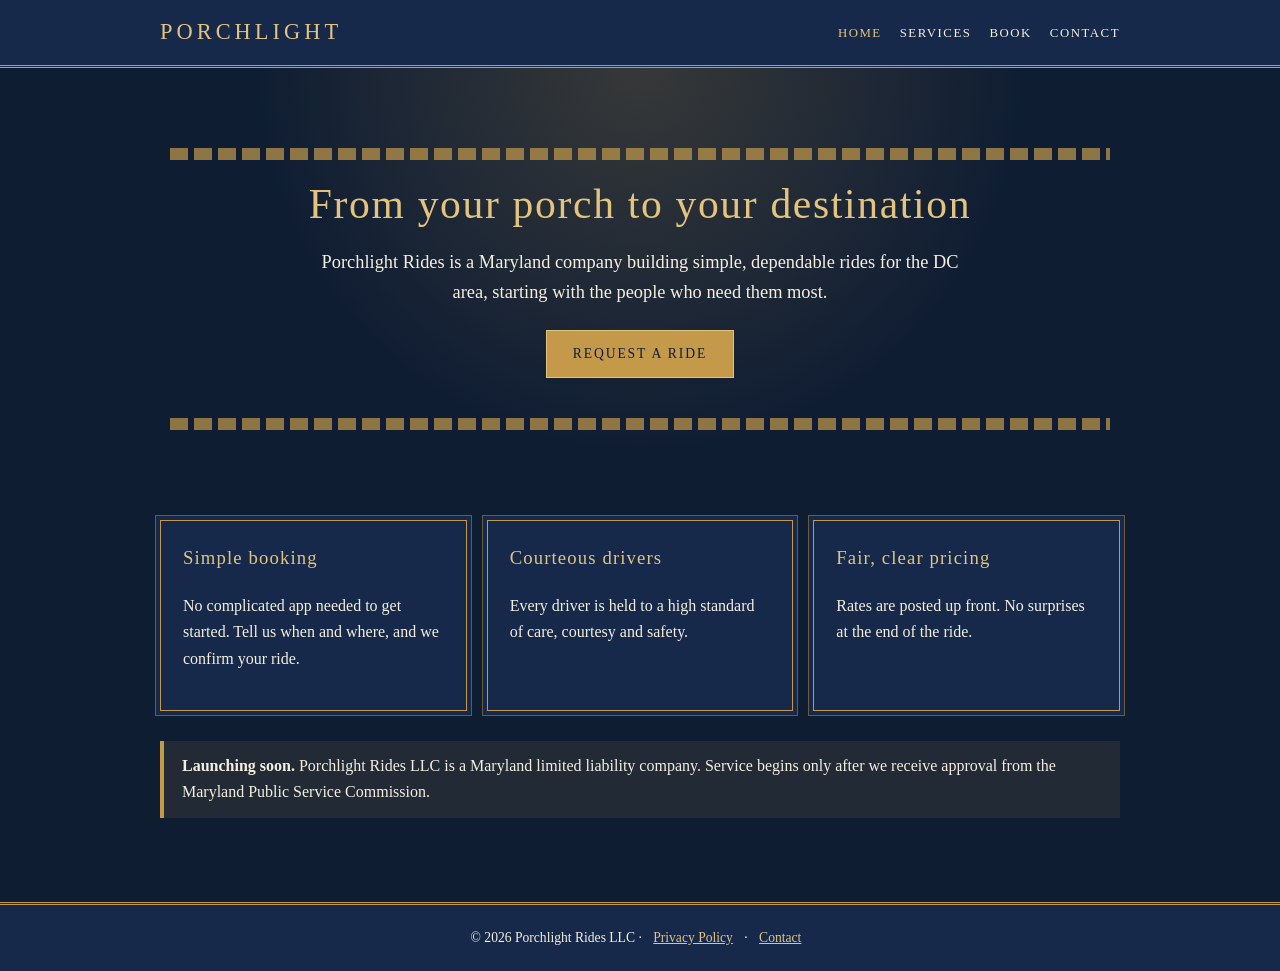
<file: index.html>
<!doctype html><html lang="en"><head><meta charset="utf-8"><meta name="viewport" content="width=device-width,initial-scale=1"><title>Porchlight Rides | From your porch to your destination</title><meta name="description" content="Porchlight Rides LLC: from your porch to your destination. A Maryland ride company launching soon."><link rel="stylesheet" href="style.css"></head><body>
<header><div class="bar"><a class="logo" href="index.html">Porchlight</a><nav><a href="index.html" class=on>Home</a><a href="services.html">Services</a><a href="book.html">Book</a><a href="contact.html">Contact</a></nav></div></header>
<main>
<section class="hero"><div class="rule"></div><h1>From your porch to your destination</h1>
<p>Porchlight Rides is a Maryland company building simple, dependable rides for the DC area, starting with the people who need them most.</p>
<a class="btn" href="book.html">Request a ride</a><div class="rule" style="margin-top:40px"></div></section>
<div class="grid">
<div class="card"><h3>Simple booking</h3><p>No complicated app needed to get started. Tell us when and where, and we confirm your ride.</p></div>
<div class="card"><h3>Courteous drivers</h3><p>Every driver is held to a high standard of care, courtesy and safety.</p></div>
<div class="card"><h3>Fair, clear pricing</h3><p>Rates are posted up front. No surprises at the end of the ride.</p></div></div>
<div class="notice"><strong>Launching soon.</strong> Porchlight Rides LLC is a Maryland limited liability company. Service begins only after we receive approval from the Maryland Public Service Commission.</div></main>
<footer>&copy; 2026 Porchlight Rides LLC &middot; <a href="privacy.html">Privacy Policy</a> &middot; <a href="contact.html">Contact</a></footer></body></html>
</file>
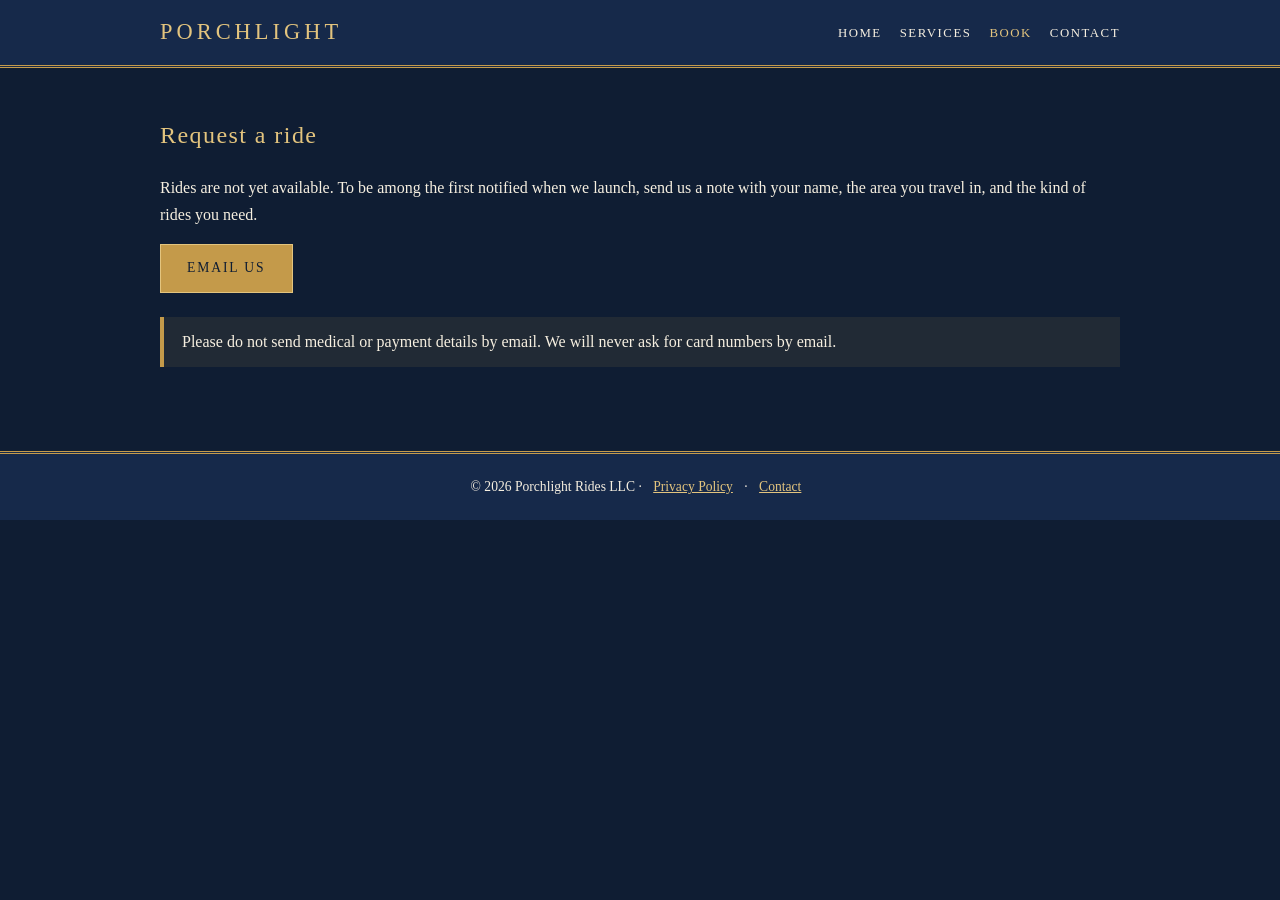
<file: book.html>
<!doctype html><html lang="en"><head><meta charset="utf-8"><meta name="viewport" content="width=device-width,initial-scale=1"><title>Request a Ride | Porchlight Rides</title><meta name="description" content="Porchlight Rides LLC: from your porch to your destination. A Maryland ride company launching soon."><link rel="stylesheet" href="style.css"></head><body>
<header><div class="bar"><a class="logo" href="index.html">Porchlight</a><nav><a href="index.html">Home</a><a href="services.html">Services</a><a href="book.html" class=on>Book</a><a href="contact.html">Contact</a></nav></div></header>
<main>
<h2>Request a ride</h2>
<p>Rides are not yet available. To be among the first notified when we launch, send us a note with your name, the area you travel in, and the kind of rides you need.</p>
<p><a class="btn" href="mailto:dakpi11@gmail.com?subject=Porchlight%20Rides%20launch%20notice">Email us</a></p>
<div class="notice">Please do not send medical or payment details by email. We will never ask for card numbers by email.</div></main>
<footer>&copy; 2026 Porchlight Rides LLC &middot; <a href="privacy.html">Privacy Policy</a> &middot; <a href="contact.html">Contact</a></footer></body></html>
</file>
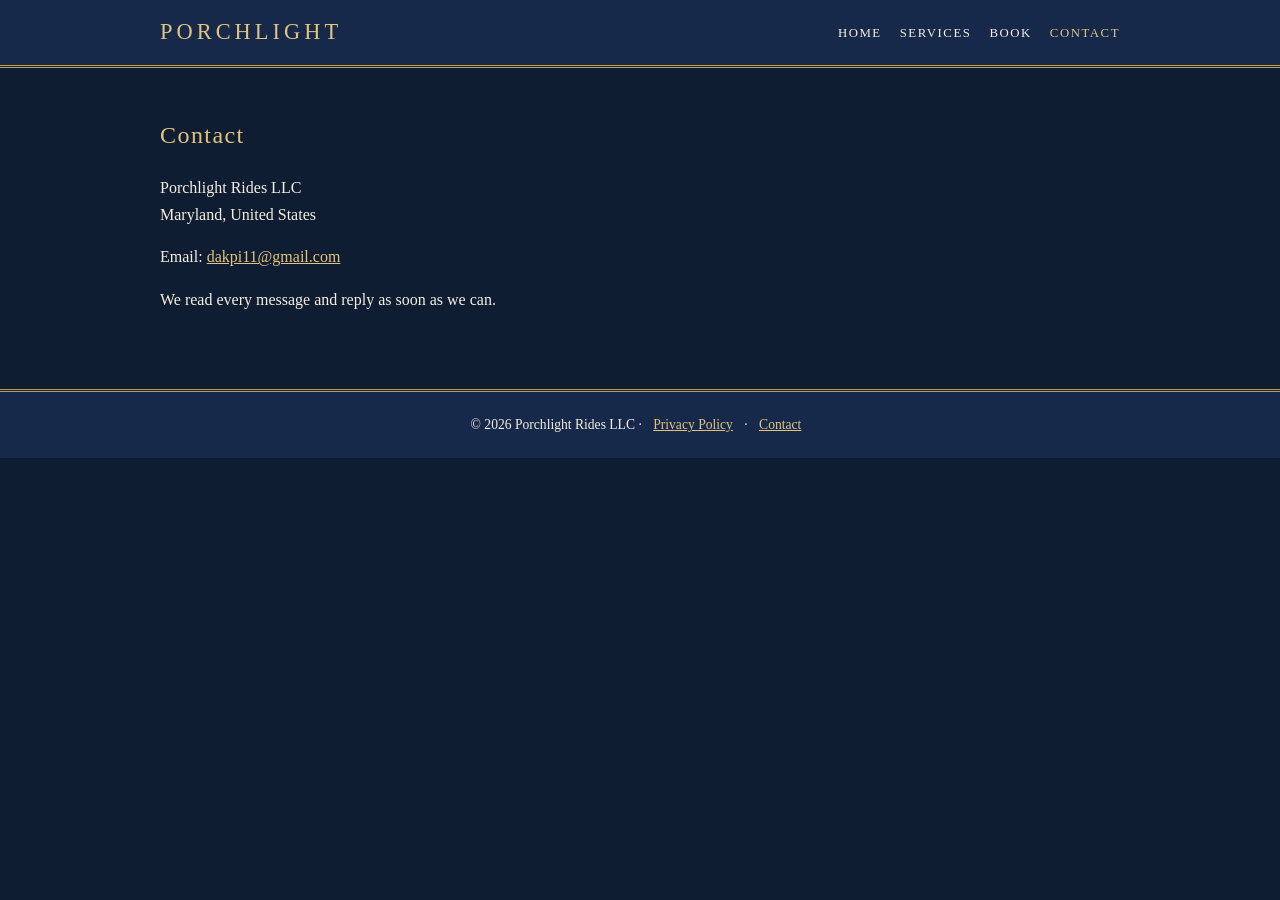
<file: contact.html>
<!doctype html><html lang="en"><head><meta charset="utf-8"><meta name="viewport" content="width=device-width,initial-scale=1"><title>Contact | Porchlight Rides</title><meta name="description" content="Porchlight Rides LLC: from your porch to your destination. A Maryland ride company launching soon."><link rel="stylesheet" href="style.css"></head><body>
<header><div class="bar"><a class="logo" href="index.html">Porchlight</a><nav><a href="index.html">Home</a><a href="services.html">Services</a><a href="book.html">Book</a><a href="contact.html" class=on>Contact</a></nav></div></header>
<main>
<h2>Contact</h2>
<p>Porchlight Rides LLC<br>Maryland, United States</p>
<p>Email: <a href="mailto:dakpi11@gmail.com">dakpi11@gmail.com</a></p>
<p>We read every message and reply as soon as we can.</p></main>
<footer>&copy; 2026 Porchlight Rides LLC &middot; <a href="privacy.html">Privacy Policy</a> &middot; <a href="contact.html">Contact</a></footer></body></html>
</file>
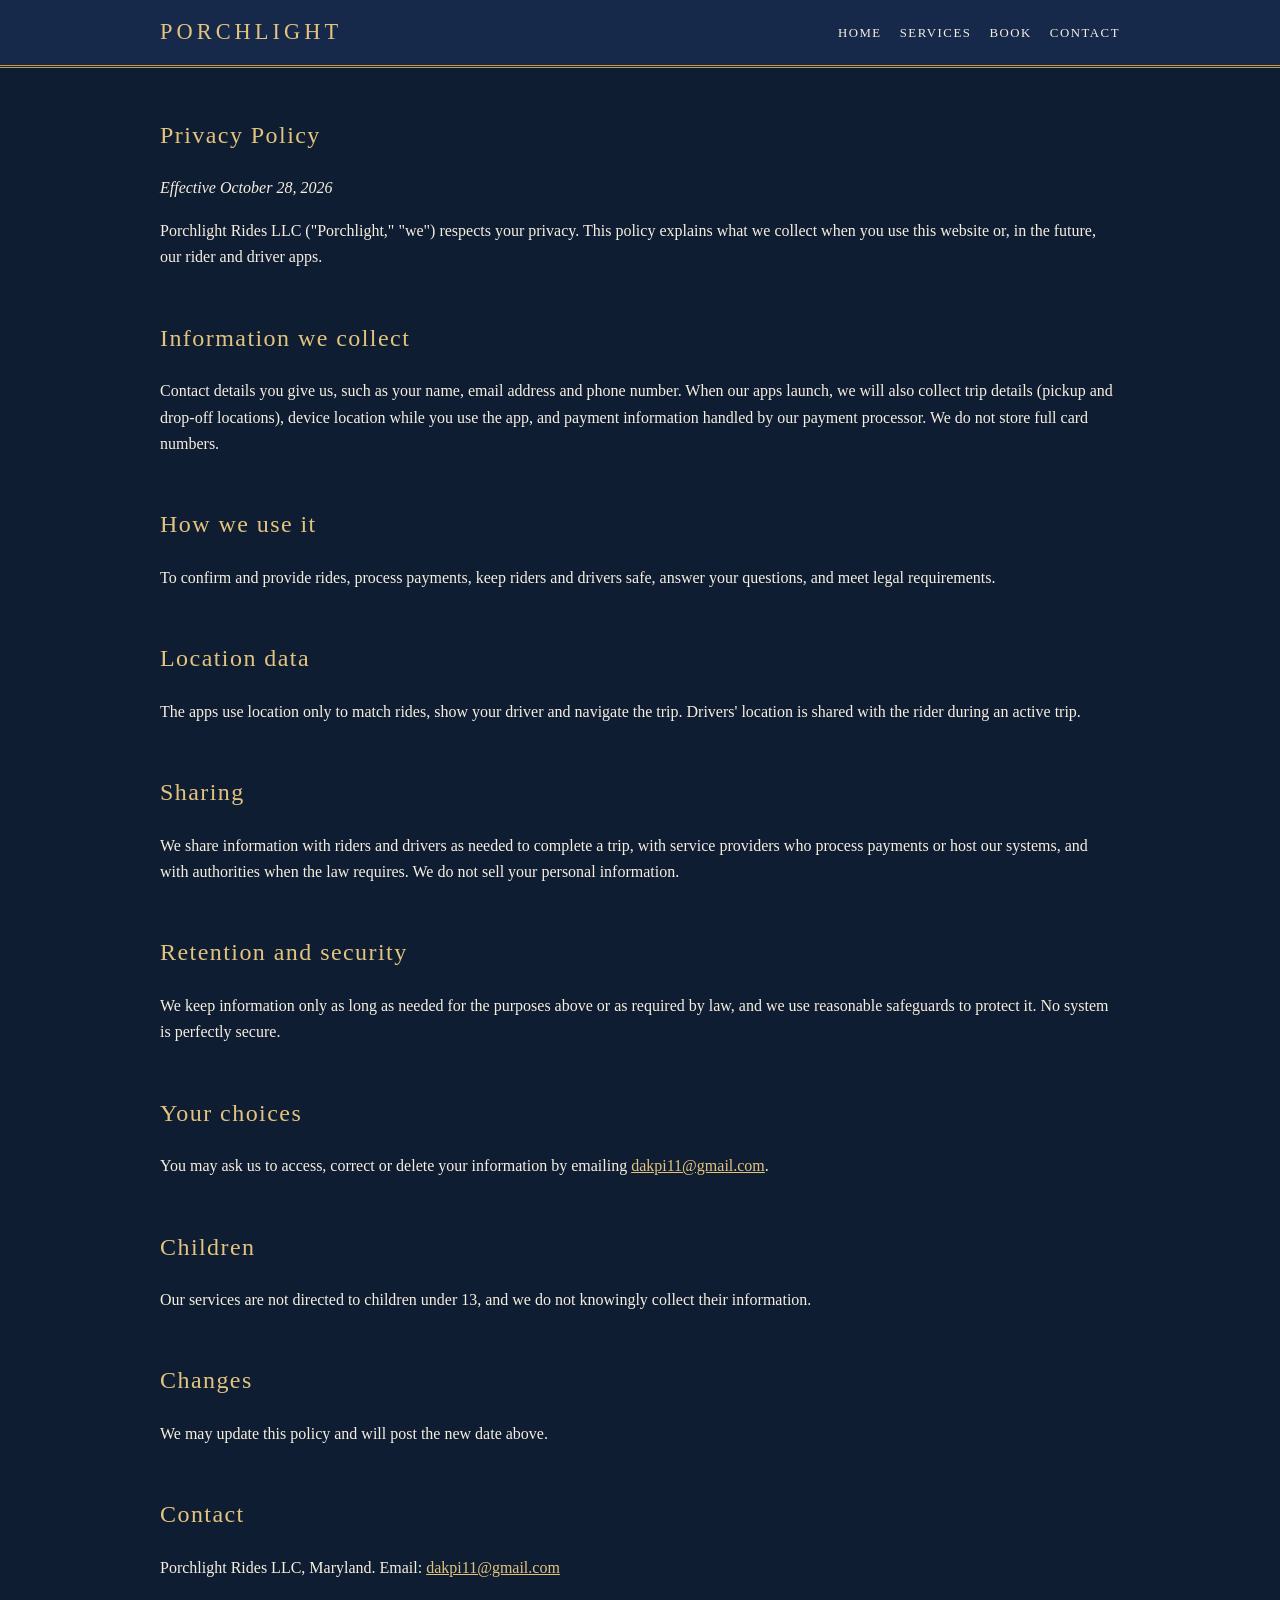
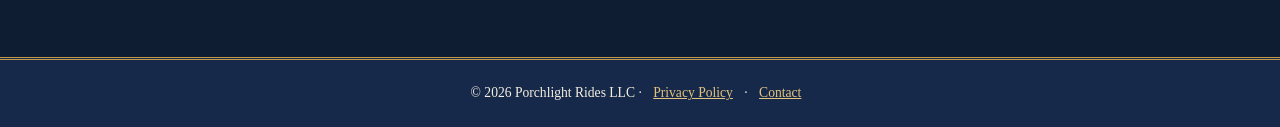
<file: privacy.html>
<!doctype html><html lang="en"><head><meta charset="utf-8"><meta name="viewport" content="width=device-width,initial-scale=1"><title>Privacy Policy | Porchlight Rides</title><meta name="description" content="Porchlight Rides LLC: from your porch to your destination. A Maryland ride company launching soon."><link rel="stylesheet" href="style.css"></head><body>
<header><div class="bar"><a class="logo" href="index.html">Porchlight</a><nav><a href="index.html">Home</a><a href="services.html">Services</a><a href="book.html">Book</a><a href="contact.html">Contact</a></nav></div></header>
<main>
<h2>Privacy Policy</h2>
<p><em>Effective October 28, 2026</em></p>
<p>Porchlight Rides LLC ("Porchlight," "we") respects your privacy. This policy explains what we collect when you use this website or, in the future, our rider and driver apps.</p>
<h2>Information we collect</h2>
<p>Contact details you give us, such as your name, email address and phone number. When our apps launch, we will also collect trip details (pickup and drop-off locations), device location while you use the app, and payment information handled by our payment processor. We do not store full card numbers.</p>
<h2>How we use it</h2>
<p>To confirm and provide rides, process payments, keep riders and drivers safe, answer your questions, and meet legal requirements.</p>
<h2>Location data</h2>
<p>The apps use location only to match rides, show your driver and navigate the trip. Drivers' location is shared with the rider during an active trip.</p>
<h2>Sharing</h2>
<p>We share information with riders and drivers as needed to complete a trip, with service providers who process payments or host our systems, and with authorities when the law requires. We do not sell your personal information.</p>
<h2>Retention and security</h2>
<p>We keep information only as long as needed for the purposes above or as required by law, and we use reasonable safeguards to protect it. No system is perfectly secure.</p>
<h2>Your choices</h2>
<p>You may ask us to access, correct or delete your information by emailing <a href="mailto:dakpi11@gmail.com">dakpi11@gmail.com</a>.</p>
<h2>Children</h2>
<p>Our services are not directed to children under 13, and we do not knowingly collect their information.</p>
<h2>Changes</h2>
<p>We may update this policy and will post the new date above.</p>
<h2>Contact</h2>
<p>Porchlight Rides LLC, Maryland. Email: <a href="mailto:dakpi11@gmail.com">dakpi11@gmail.com</a></p></main>
<footer>&copy; 2026 Porchlight Rides LLC &middot; <a href="privacy.html">Privacy Policy</a> &middot; <a href="contact.html">Contact</a></footer></body></html>
</file>
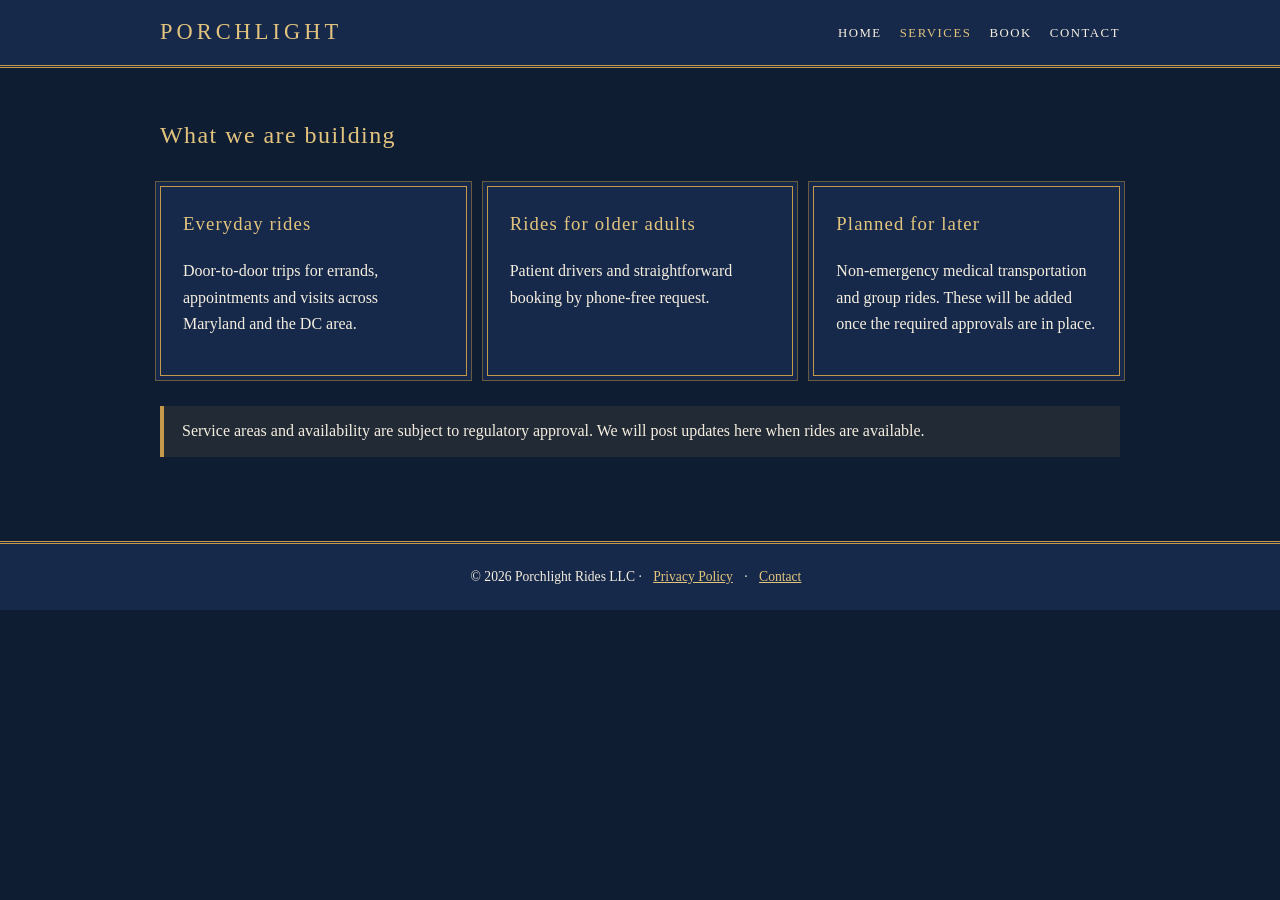
<file: services.html>
<!doctype html><html lang="en"><head><meta charset="utf-8"><meta name="viewport" content="width=device-width,initial-scale=1"><title>Services | Porchlight Rides</title><meta name="description" content="Porchlight Rides LLC: from your porch to your destination. A Maryland ride company launching soon."><link rel="stylesheet" href="style.css"></head><body>
<header><div class="bar"><a class="logo" href="index.html">Porchlight</a><nav><a href="index.html">Home</a><a href="services.html" class=on>Services</a><a href="book.html">Book</a><a href="contact.html">Contact</a></nav></div></header>
<main>
<h2>What we are building</h2>
<div class="grid">
<div class="card"><h3>Everyday rides</h3><p>Door-to-door trips for errands, appointments and visits across Maryland and the DC area.</p></div>
<div class="card"><h3>Rides for older adults</h3><p>Patient drivers and straightforward booking by phone-free request.</p></div>
<div class="card"><h3>Planned for later</h3><p>Non-emergency medical transportation and group rides. These will be added once the required approvals are in place.</p></div></div>
<div class="notice">Service areas and availability are subject to regulatory approval. We will post updates here when rides are available.</div></main>
<footer>&copy; 2026 Porchlight Rides LLC &middot; <a href="privacy.html">Privacy Policy</a> &middot; <a href="contact.html">Contact</a></footer></body></html>
</file>
<file: style.css>
:root{--navy:#0f1d33;--navy2:#16294a;--brass:#c49a4a;--brass2:#e3c47e;--cream:#f6efe0;--ink:#1b2438}
*{box-sizing:border-box}
body{margin:0;font-family:Georgia,"Times New Roman",serif;background:var(--navy);color:var(--cream);line-height:1.65}
a{color:var(--brass2)}
header{background:var(--navy2);border-bottom:3px double var(--brass);position:sticky;top:0;z-index:5}
.bar{max-width:1000px;margin:auto;display:flex;align-items:center;justify-content:space-between;padding:14px 20px;flex-wrap:wrap;gap:8px}
.logo{font-size:1.4rem;letter-spacing:.18em;text-transform:uppercase;color:var(--brass2);text-decoration:none}
nav a{margin-left:18px;text-decoration:none;text-transform:uppercase;letter-spacing:.12em;font-size:.8rem;color:var(--cream)}
nav a:hover,nav a.on{color:var(--brass2)}
main{max-width:1000px;margin:auto;padding:0 20px 60px}
.hero{text-align:center;padding:70px 10px 50px;background:radial-gradient(circle at 50% 0,rgba(196,154,74,.22),transparent 60%)}
.hero h1{font-size:2.6rem;margin:.2em 0;color:var(--brass2);font-weight:normal;letter-spacing:.04em}
.hero p{max-width:640px;margin:0 auto 1.2em;font-size:1.15rem}
.rule{height:12px;background:repeating-linear-gradient(90deg,var(--brass) 0 18px,transparent 18px 24px);opacity:.7;margin:10px 0}
.btn{display:inline-block;background:var(--brass);color:var(--navy);padding:12px 26px;text-decoration:none;text-transform:uppercase;letter-spacing:.14em;font-size:.85rem;border:1px solid var(--brass2)}
.btn:hover{background:var(--brass2)}
.grid{display:grid;grid-template-columns:repeat(auto-fit,minmax(260px,1fr));gap:20px;margin:30px 0}
.card{background:var(--navy2);border:1px solid var(--brass);padding:22px;box-shadow:0 0 0 4px var(--navy2),0 0 0 5px rgba(196,154,74,.5)}
.card h3{margin-top:0;color:var(--brass2);font-weight:normal;letter-spacing:.06em}
h2{color:var(--brass2);font-weight:normal;letter-spacing:.06em;margin-top:2em}
.notice{border-left:4px solid var(--brass);background:rgba(196,154,74,.1);padding:12px 18px;margin:24px 0}
footer{border-top:3px double var(--brass);background:var(--navy2);text-align:center;padding:22px 20px;font-size:.85rem}
footer a{margin:0 8px}
</file>
